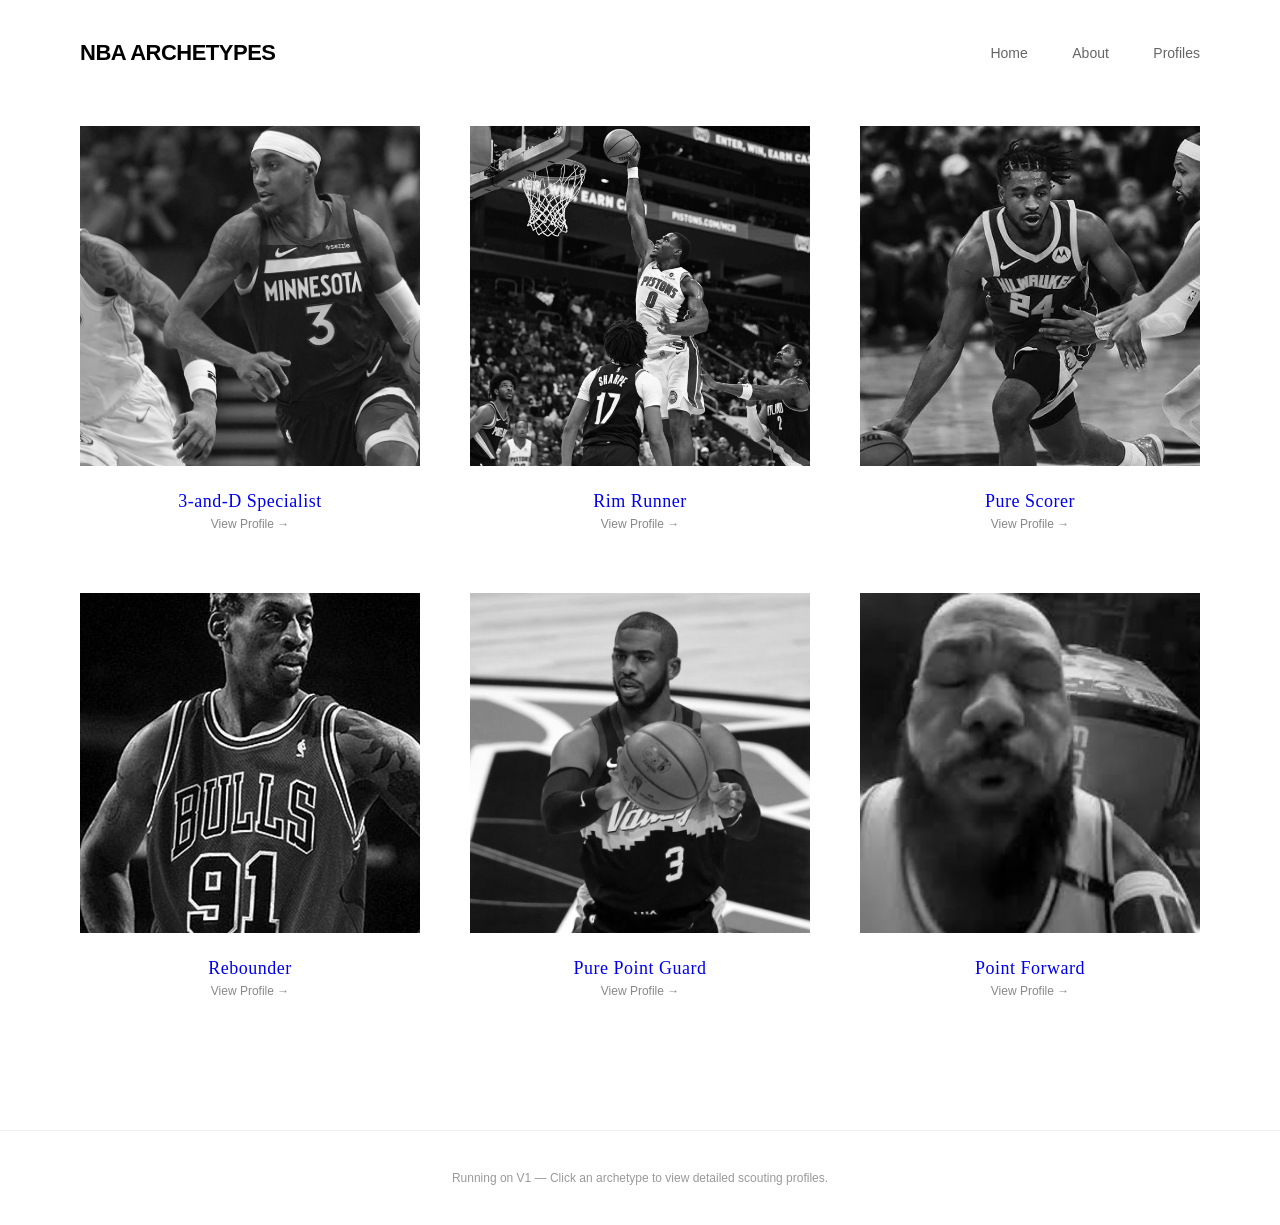
<file: index.html>
<!DOCTYPE html>
<html lang="en">
<head>
    <meta charset="UTF-8">
    <meta name="viewport" content="width=device-width, initial-scale=1.0">
    <title>NBA Archetypes | Home</title>
    <link rel="stylesheet" href="style.css">
</head>
<body>

    <header>
        <div class="brand-title">NBA Archetypes</div>
        <nav>
            <a href="index.html">Home</a>
            <a href="About.html">About</a>
            <a href="rankings.html">Profiles</a>
        </nav>
    </header>

    <main class="gallery-container">
        
        <a href="rankings.html#3andD" class="archetype-item">
            <div class="image-wrap">
                <img src="images/3&D.jpg" class="poster" alt="3&D Specialist">
            </div>
            <h2>3-and-D Specialist</h2>
            <p style="font-size: 12px; color: #888; margin-top: 5px;">View Profile &rarr;</p>
        </a>

        <a href="rankings.html#rimRunner" class="archetype-item">
            <div class="image-wrap">
                <img src="images/rim_Runner.jpeg" class="poster" alt="Rim Runner">
            </div>
            <h2>Rim Runner</h2>
            <p style="font-size: 12px; color: #888; margin-top: 5px;">View Profile &rarr;</p>
        </a>

        <a href="rankings.html#scorer" class="archetype-item">
            <div class="image-wrap">
                <img src="images/Scorer.jpg" class="poster" alt="Pure Scorer">
            </div>
            <h2>Pure Scorer</h2>
            <p style="font-size: 12px; color: #888; margin-top: 5px;">View Profile &rarr;</p>
        </a>

        <a href="rankings.html#big" class="archetype-item">
            <div class="image-wrap">
                <img src="images/undersized.jpg" class="poster" alt="Relentless Rebounder">
            </div>
            <h2>Rebounder</h2>
            <p style="font-size: 12px; color: #888; margin-top: 5px;">View Profile &rarr;</p>
        </a>

        <a href="rankings.html#pure" class="archetype-item">
            <div class="image-wrap">
                <img src="images/pure.jpg" class="poster" alt="Passing Maestro">
            </div>
            <h2>Pure Point Guard</h2>
            <p style="font-size: 12px; color: #888; margin-top: 5px;">View Profile &rarr;</p>
        </a>

        <a href="rankings.html#pf" class="archetype-item">
            <div class="image-wrap">
                <img src="images/lebron.jpg" class="poster" alt="Versatility">
            </div>
            <h2>Point Forward</h2>
            <p style="font-size: 12px; color: #888; margin-top: 5px;">View Profile &rarr;</p>
        </a>

    </main>

    <footer>
        Running on V1 — Click an archetype to view detailed scouting profiles.
    </footer>

</body>
</html>
</file>
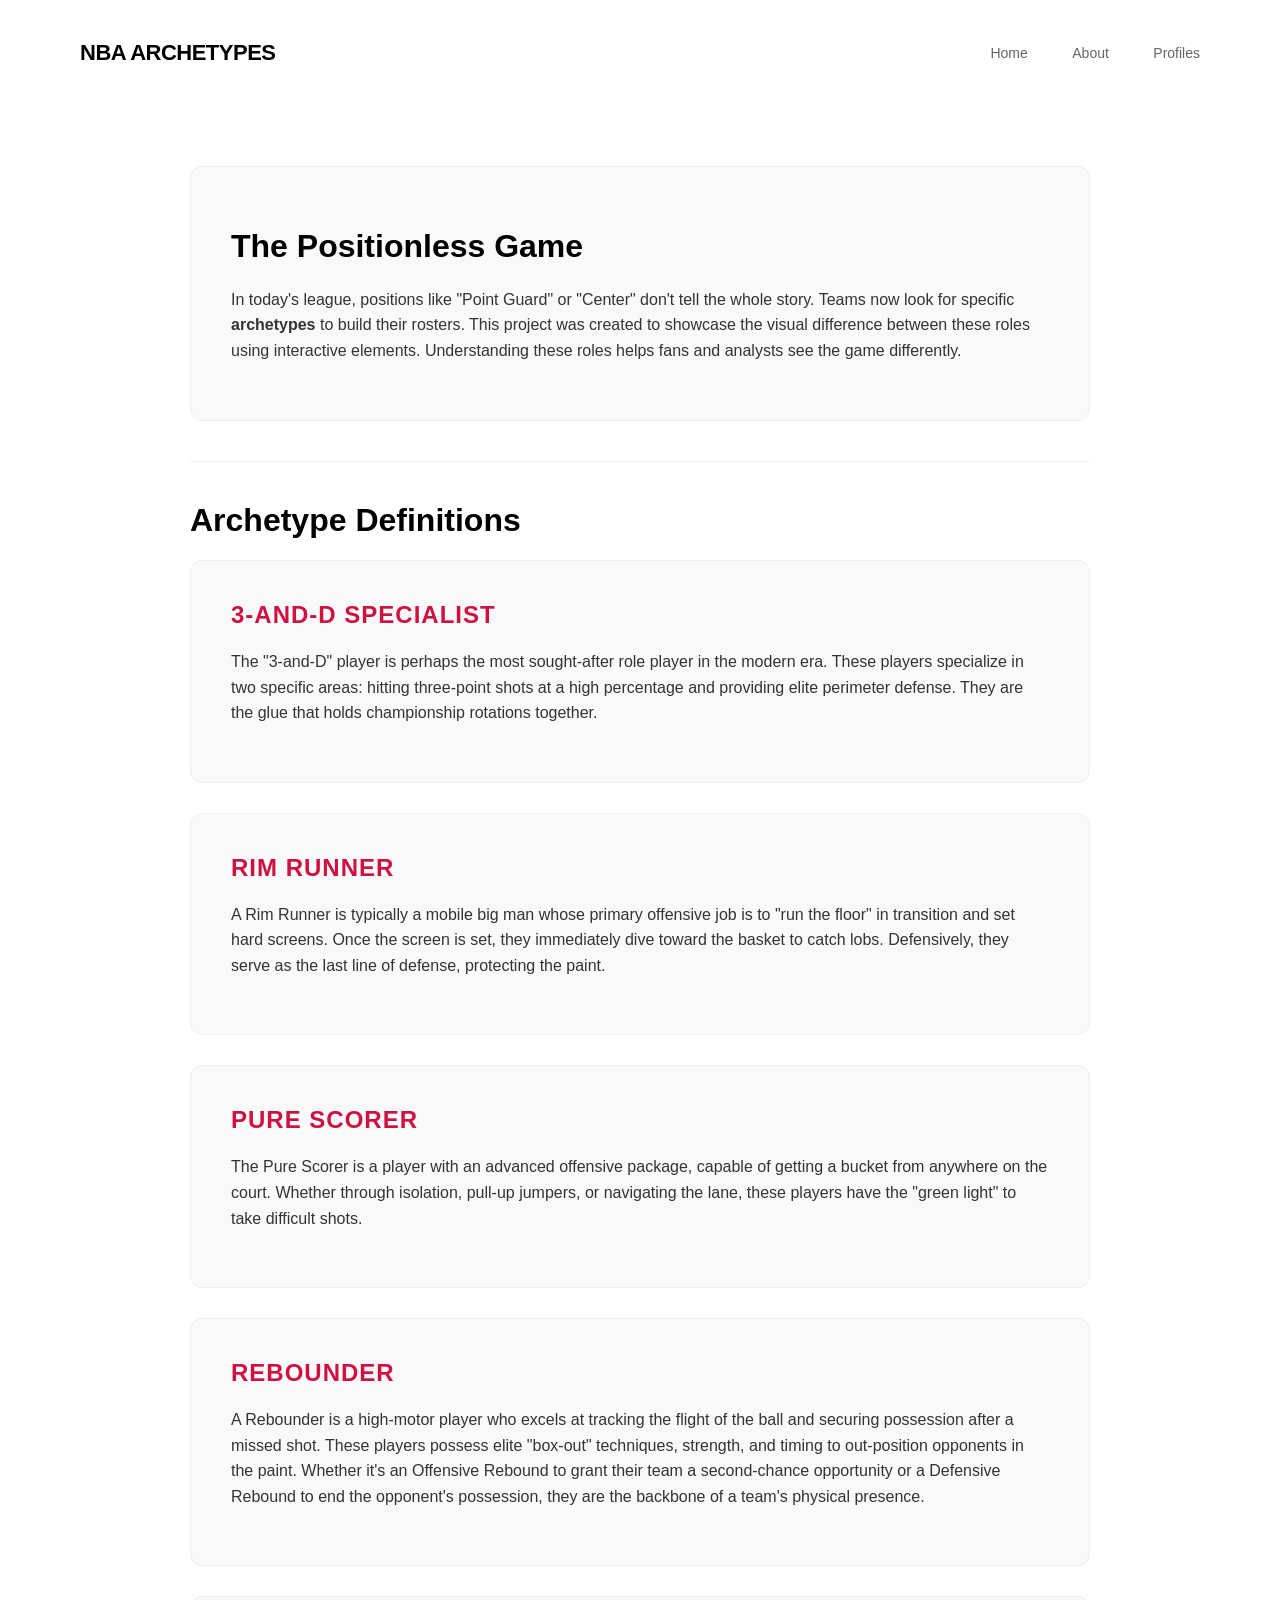
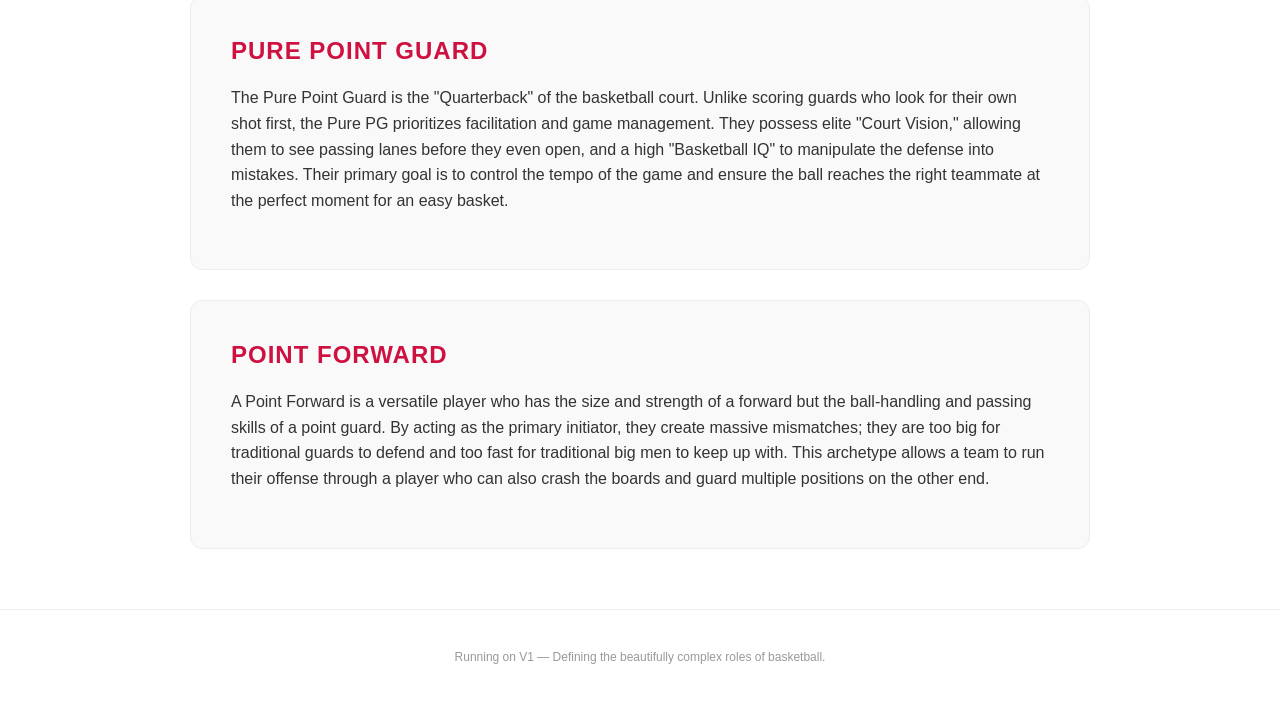
<file: About.html>
<!DOCTYPE html>
<html lang="en">
<head>
    <meta charset="UTF-8">
    <meta name="viewport" content="width=device-width, initial-scale=1.0">
    <title>About | NBA Archetypes</title>
    <link rel="stylesheet" href="style.css">
</head>
<body>

    <header>
        <div class="brand-title">NBA Archetypes</div>
        <nav>
            <a href="index.html">Home</a>
            <a href="about.html">About</a>
            <a href="rankings.html">Profiles</a>
        </nav>
    </header>

    <main class="content-section">
        <div class="definition-block">
            <h1>The Positionless Game</h1>
            <p>In today's league, positions like "Point Guard" or "Center" don't tell the whole story. Teams now look for specific <b>archetypes</b> to build their rosters. This project was created to showcase the visual difference between these roles using interactive elements. Understanding these roles helps fans and analysts see the game differently.</p>
        </div>

        <hr style="border: 0; border-top: 1px solid #eee; margin: 40px 0;">

        <h1>Archetype Definitions</h1>
        
        <div class="definition-block">
            <h2>3-and-D Specialist</h2>
            <p>The "3-and-D" player is perhaps the most sought-after role player in the modern era. These players specialize in two specific areas: hitting three-point shots at a high percentage and providing elite perimeter defense. They are the glue that holds championship rotations together.</p>
        </div>

        <div class="definition-block">
            <h2>Rim Runner</h2>
            <p>A Rim Runner is typically a mobile big man whose primary offensive job is to "run the floor" in transition and set hard screens. Once the screen is set, they immediately dive toward the basket to catch lobs. Defensively, they serve as the last line of defense, protecting the paint.</p>
        </div>

        <div class="definition-block">
            <h2>Pure Scorer</h2>
            <p>The Pure Scorer is a player with an advanced offensive package, capable of getting a bucket from anywhere on the court. Whether through isolation, pull-up jumpers, or navigating the lane, these players have the "green light" to take difficult shots.</p>
        </div>

         <div class="definition-block">
            <h2>Rebounder</h2>
            <p>A Rebounder is a high-motor player who excels at tracking the flight of the ball and securing possession after a missed shot. These players possess elite "box-out" techniques, strength, and timing to out-position opponents in the paint. Whether it's an Offensive Rebound to grant their team a second-chance opportunity or a Defensive Rebound to end the opponent's possession, they are the backbone of a team's physical presence.</p>
        </div>

         <div class="definition-block">
            <h2>Pure Point Guard</h2>
            <p>The Pure Point Guard is the "Quarterback" of the basketball court. Unlike scoring guards who look for their own shot first, the Pure PG prioritizes facilitation and game management. They possess elite "Court Vision," allowing them to see passing lanes before they even open, and a high "Basketball IQ" to manipulate the defense into mistakes. Their primary goal is to control the tempo of the game and ensure the ball reaches the right teammate at the perfect moment for an easy basket.</p>
        </div>

        <div class="definition-block">
            <h2>Point Forward</h2>
            <p>A Point Forward is a versatile player who has the size and strength of a forward but the ball-handling and passing skills of a point guard. By acting as the primary initiator, they create massive mismatches; they are too big for traditional guards to defend and too fast for traditional big men to keep up with. This archetype allows a team to run their offense through a player who can also crash the boards and guard multiple positions on the other end.</p>
        </div>
    </main>

    <footer>
        Running on V1 — Defining the beautifully complex roles of basketball.
    </footer>

</body>
</html>
</file>
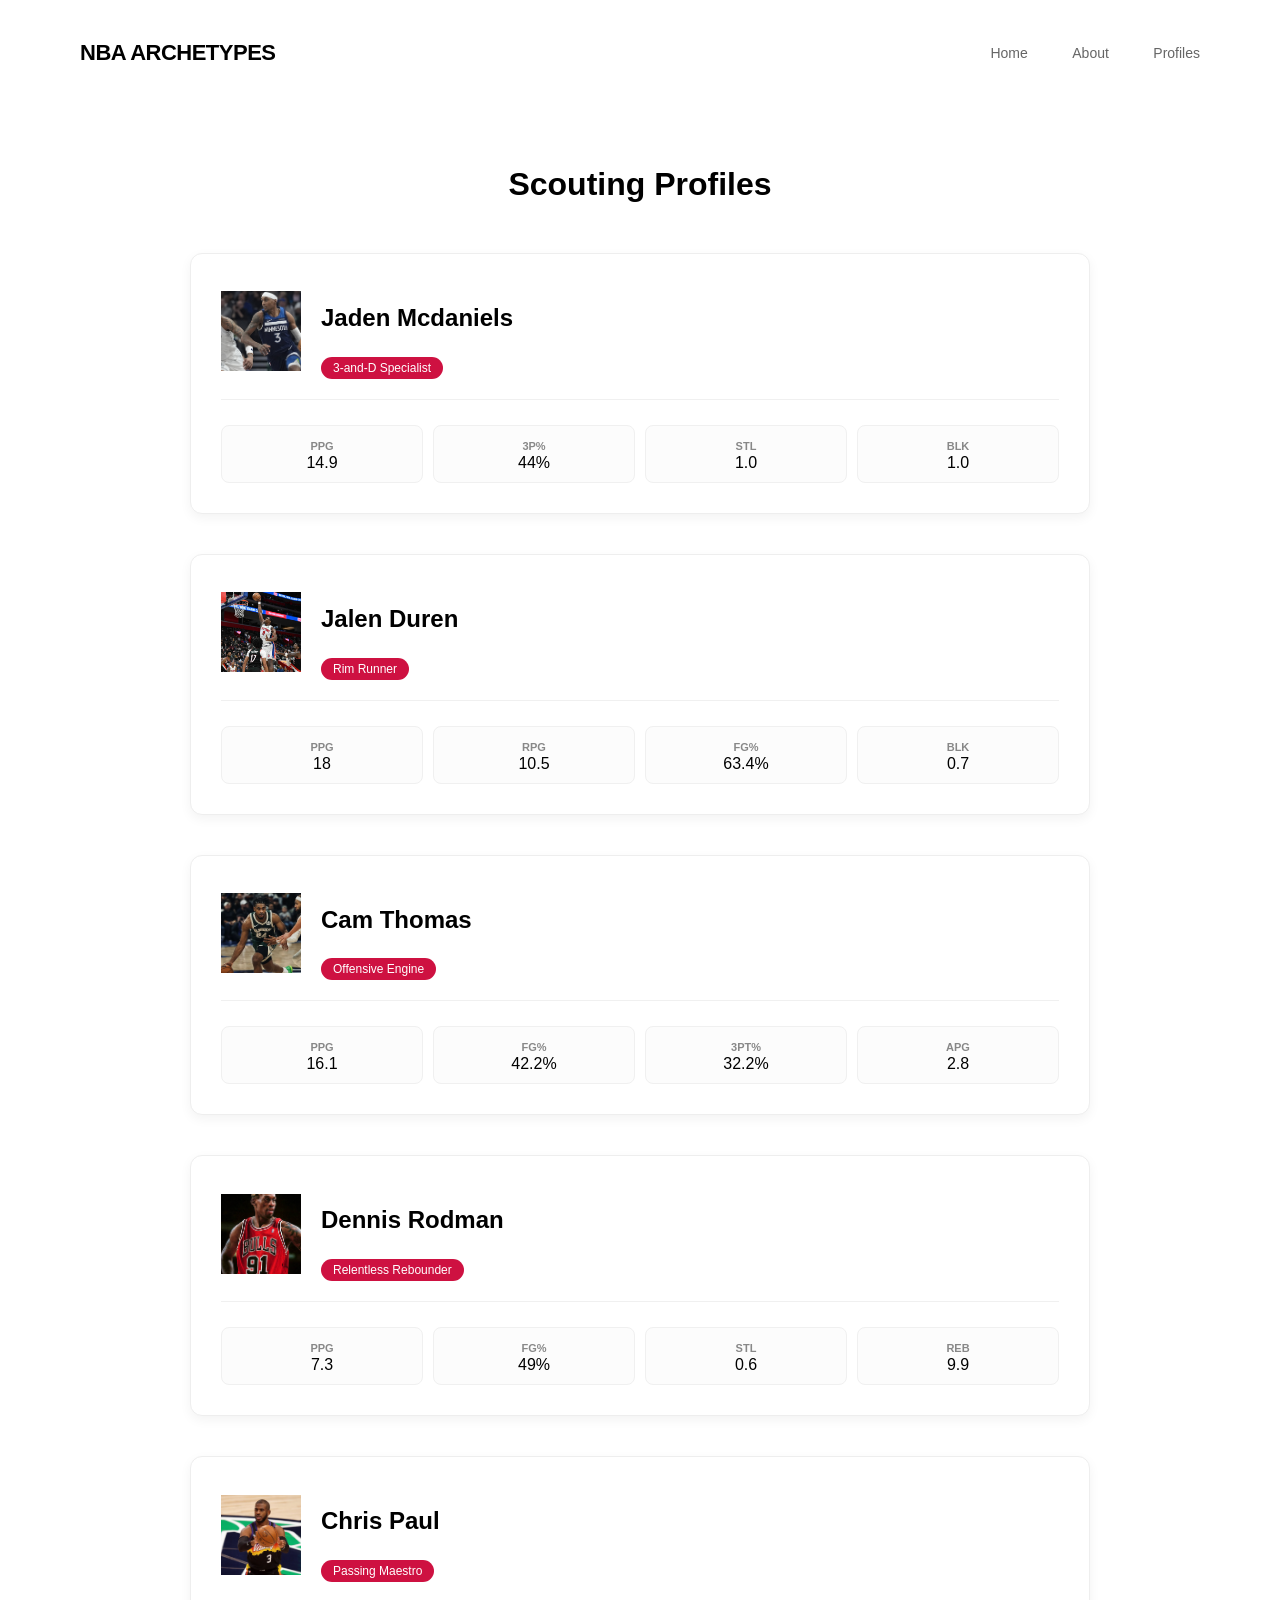
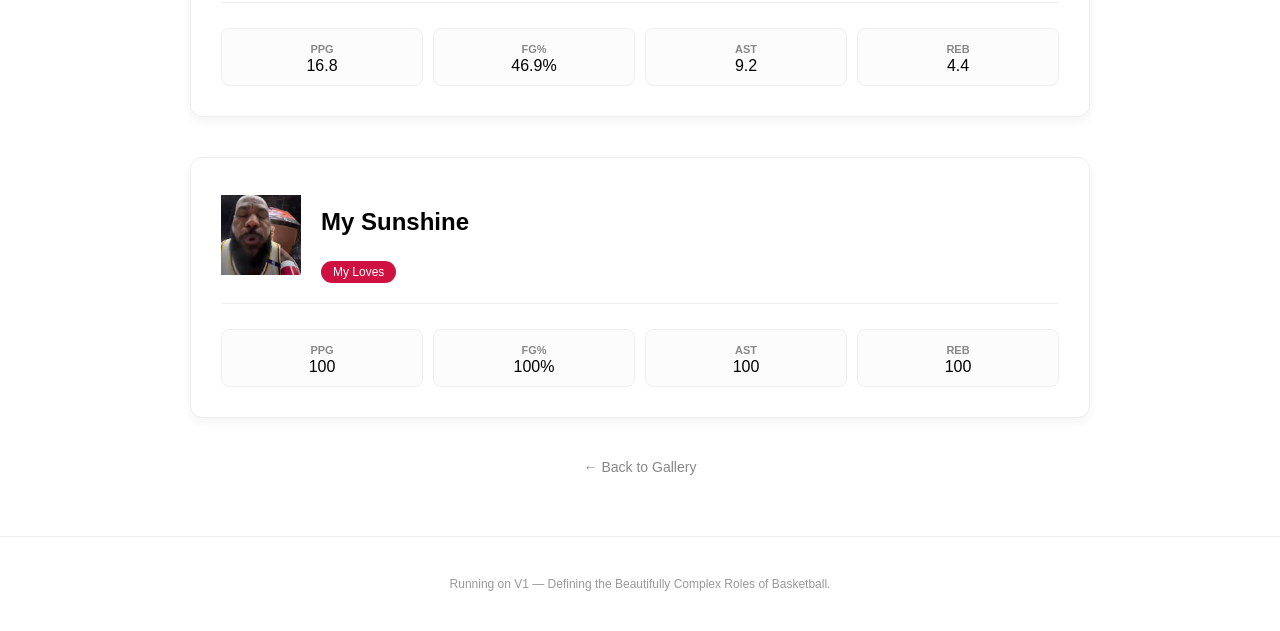
<file: rankings.html>
<!DOCTYPE html>
<html lang="en">
<head>
    <meta charset="UTF-8">
    <meta name="viewport" content="width=device-width, initial-scale=1.0">
    <title>Scouting Profiles | NBA Archetypes</title>
    <link rel="stylesheet" href="style.css">
</head>
<body>

    <header>
        <div class="brand-title">NBA Archetypes</div>
        <nav>
            <a href="index.html">Home</a>
            <a href="about.html">About</a>
            <a href="rankings.html">Profiles</a>
        </nav>
    </header>

    <main class="content-section">
        <h1 style="text-align:center; margin-bottom: 50px;">Scouting Profiles</h1>

        <div class="profile-card" id="3andD">
            <div class="profile-header">
                <img src="images/3&D.jpg" class="mini-photo">
                <div>
                    <h2>Jaden Mcdaniels</h2>
                    <span class="tag">3-and-D Specialist</span>
                </div>
            </div>
            <div class="stats-grid">
                <div class="stat-item"><strong>PPG</strong><br>14.9</div>
                <div class="stat-item"><strong>3P%</strong><br>44%</div>
                <div class="stat-item"><strong>STL</strong><br>1.0</div>
                <div class="stat-item"><strong>BLK</strong><br>1.0</div>
            </div>
        </div>

        <div class="profile-card" id="rimRunner">
            <div class="profile-header">
                <img src="images/rim_Runner.jpeg" class="mini-photo">
                <div>
                    <h2>Jalen Duren</h2>
                    <span class="tag">Rim Runner</span>
                </div>
            </div>
            <div class="stats-grid">
                <div class="stat-item"><strong>PPG</strong><br>18</div>
                <div class="stat-item"><strong>RPG</strong><br>10.5</div>
                <div class="stat-item"><strong>FG%</strong><br>63.4%</div>
                <div class="stat-item"><strong>BLK</strong><br>0.7</div>
            </div>
        </div>

        <div class="profile-card" id="scorer">
            <div class="profile-header">
                <img src="images/Scorer.jpg" class="mini-photo">
                <div>
                    <h2>Cam Thomas</h2>
                    <span class="tag">Offensive Engine</span>
                </div>
            </div>
            <div class="stats-grid">
                <div class="stat-item"><strong>PPG</strong><br>16.1</div>
                <div class="stat-item"><strong>FG%</strong><br>42.2%</div>
                <div class="stat-item"><strong>3PT%</strong><br>32.2%</div>
                <div class="stat-item"><strong>APG</strong><br>2.8</div>
            </div>
        </div> 

        <div class="profile-card" id="big">
            <div class="profile-header">
                <img src="images/undersized.jpg" class="mini-photo">
                <div>
                    <h2>Dennis Rodman</h2>
                    <span class="tag">Relentless Rebounder</span>
                </div>
            </div>
            <div class="stats-grid">
                <div class="stat-item"><strong>PPG</strong><br>7.3</div>
                <div class="stat-item"><strong>FG%</strong><br>49%</div>
                <div class="stat-item"><strong>STL</strong><br>0.6</div>
                <div class="stat-item"><strong>REB</strong><br>9.9</div>
            </div>
        </div>

        
        <div class="profile-card" id="pure">
            <div class="profile-header">
                <img src="images/pure.jpg" class="mini-photo">
                <div>
                    <h2>Chris Paul</h2>
                    <span class="tag">Passing Maestro</span>
                </div>
            </div>
            <div class="stats-grid">
                <div class="stat-item"><strong>PPG</strong><br>16.8</div>
                <div class="stat-item"><strong>FG%</strong><br>46.9%</div>
                <div class="stat-item"><strong>AST</strong><br>9.2</div>
                <div class="stat-item"><strong>REB</strong><br>4.4</div>
            </div>
        </div>

         <div class="profile-card" id="pf">
            <div class="profile-header">
                <img src="images/lebron.jpg" class="mini-photo">
                <div>
                    <h2>My Sunshine</h2>
                    <span class="tag">My Loves</span>
                </div>
            </div>
            <div class="stats-grid">
                <div class="stat-item"><strong>PPG</strong><br>100</div>
                <div class="stat-item"><strong>FG%</strong><br>100%</div>
                <div class="stat-item"><strong>AST</strong><br>100</div>
                <div class="stat-item"><strong>REB</strong><br>100</div>
            </div>
        </div>

        <div style="text-align: center; margin-top: 40px;">
            <a href="index.html" style="color: #888; text-decoration: none; font-size: 14px;">&larr; Back to Gallery</a>
        </div>
    </main>

    <footer>
        Running on V1 — Defining the Beautifully Complex Roles of Basketball.
    </footer>

</body>
</html>
</file>
<file: style.css>
/* General Layout */
body {
    margin: 0;
    font-family: 'Inter', sans-serif;
    background-color: #ffffff;
    color: #000000;
}


header {
    display: flex;
    justify-content: space-between;
    align-items: center;
    padding: 40px 80px;
}

.brand-title {
    font-weight: 700;
    font-size: 22px;
    letter-spacing: -0.5px;
    text-transform: uppercase;
}

nav a {
    text-decoration: none;
    color: #000;
    margin-left: 40px;
    font-size: 14px;
    font-weight: 500;
    opacity: 0.6;
    transition: opacity 0.3s;
}

nav a:hover {
    opacity: 1;
}


.gallery-container {
    display: grid;
    grid-template-columns: repeat(3, 1fr); 
    gap: 50px;
    padding: 20px 80px 120px 80px;
}

.gallery-container a{
    text-decoration: none;
}

.gallery-container h2{
    text-decoration: none;
    font-family: "Century Gothic";
}

.archetype-item {
    text-align: center;
    cursor: pointer;
}


.image-wrap {
    width: 100%;
    aspect-ratio: 1 / 1; 
    background-color: #f8f8f8;
    overflow: hidden;
    margin-bottom: 25px;
}

.poster {
    width: 100%;
    height: 100%;
    object-fit: cover;
    filter: grayscale(100%);
    transition: all 0.7s cubic-bezier(0.19, 1, 0.22, 1);
}


.archetype-item:hover .poster {
    filter: grayscale(0%);
    transform: scale(1.08);
}

.archetype-item h2 {
    font-size: 18px;
    font-weight: 500;
    letter-spacing: 0.5px;
    margin: 0;
}


table {
    width: 90%;
    margin: 50px auto;
    border-collapse: collapse;
    background-color: #ffffff;
    color: #ffffff; 
}


.content-section {
    max-width: 900px;
    margin: 60px auto;
    padding: 0 40px;
    text-align: left;
}

.definition-block {
    background-color: #f9f9f9;
    border-radius: 12px;
    padding: 40px;
    margin-bottom: 30px;
    border: 1px solid #eee;
}

.definition-block h2 {
    font-size: 24px;
    margin-top: 0;
    color: #ce1141;
    text-transform: uppercase;
    letter-spacing: 1px;
}

.definition-block p {
    font-size: 16px;
    line-height: 1.6;
    color: #333;
}


.profile-card {
    background: #ffffff;
    border: 1px solid #eee;
    border-radius: 12px;
    padding: 30px;
    margin-bottom: 40px;
    box-shadow: 0 4px 12px rgba(0,0,0,0.05);
    scroll-margin-top: 100px;
}

.profile-header {
    display: flex;
    align-items: center;
    gap: 20px;
    margin-bottom: 25px;
    border-bottom: 1px solid #f0f0f0;
    padding-bottom: 20px;
}

.mini-photo {
    width: 80px;
    height: 80px;
    
    object-fit: cover;
}

.tag {
    background: #ce1141;
    color: white;
    padding: 4px 12px;
    border-radius: 20px;
    font-size: 12px;
    display: inline-block;
    margin-top: 5px;
}

.stats-grid {
    display: grid;
    grid-template-columns: repeat(4, 1fr);
    text-align: center;
    gap: 10px;
}

.stat-item {
    padding: 10px;
    background: #fcfcfc;
    border: 1px solid #f0f0f0;
    border-radius: 8px;
}

.stat-item strong {
    font-size: 11px;
    color: #888;
    text-transform: uppercase;
}

.archetype-pic-label{
    font-family: "Century Gothic";
}


footer {
    padding: 40px;
    border-top: 1px solid #f0f0f0;
    text-align: center;
    font-size: 12px;
    color: #999;
}
</file>
